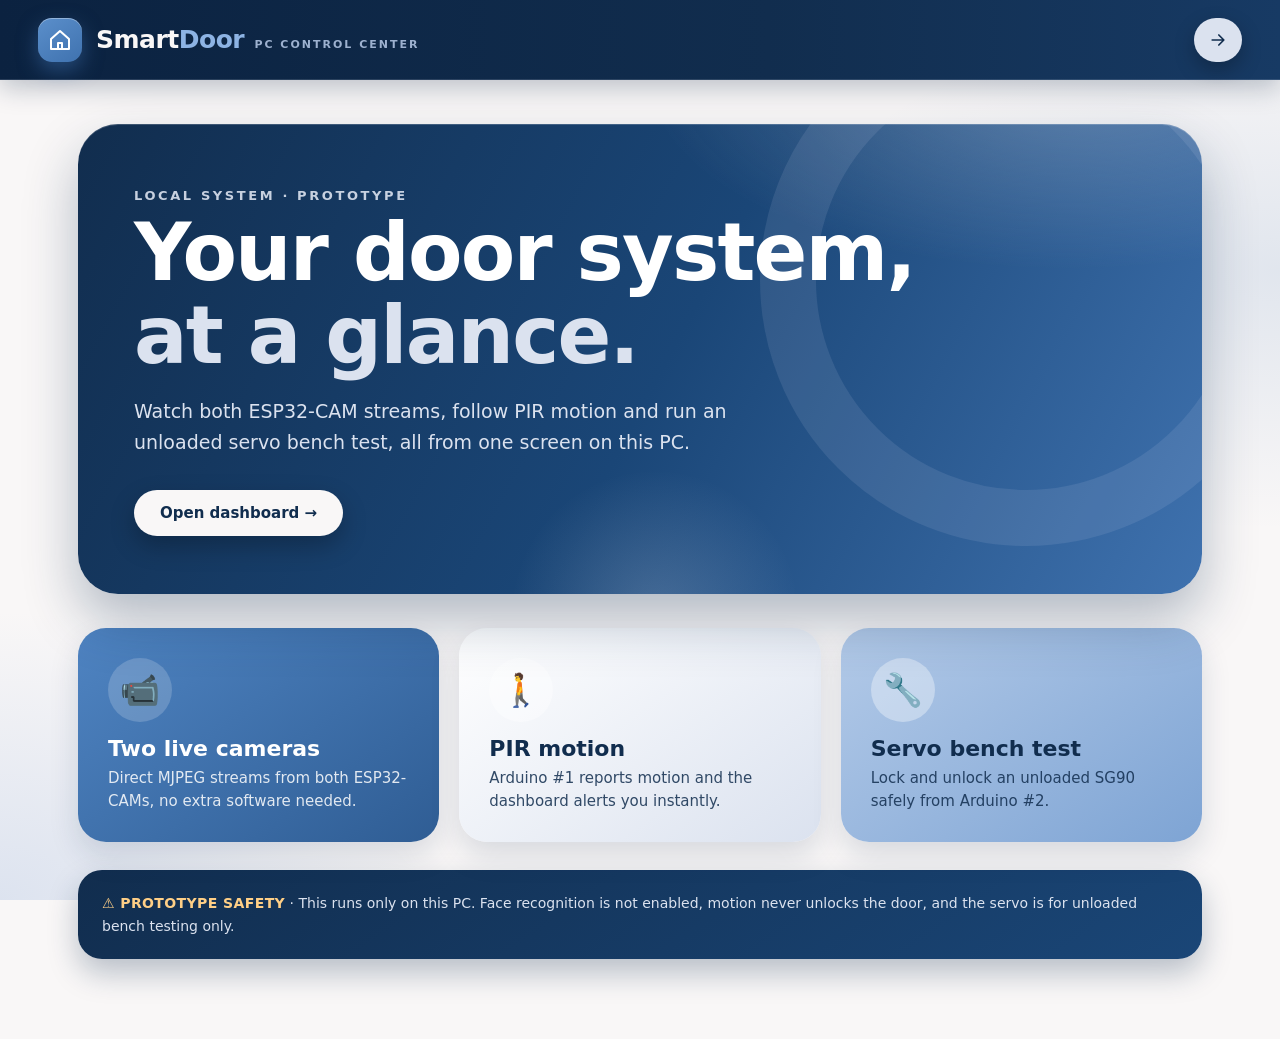
<file: index.html>
<!doctype html>
<html lang="en" data-theme="light">
<head>
<meta charset="utf-8">
<meta name="viewport" content="width=device-width,initial-scale=1">
<meta name="theme-color" content="#112D4E">
<title>SmartDoor Control Center</title>
<link rel="stylesheet" href="styles.css">
</head>
<body>
<header class="topbar">
  <a class="brand" href="index.html"><span class="logo"><svg class="ic" style="width:24px;height:24px" viewBox="0 0 24 24"><path d="M3 11l9-8 9 8v10H3z"/><path d="M10 21v-6h4v6"/></svg></span><span>Smart<b>Door</b> <small>PC CONTROL CENTER</small></span></a>
  <div class="sp"></div>
  <a class="cta" href="dashboard.html"><span>Open dashboard</span><svg class="ic" viewBox="0 0 24 24"><path d="M5 12h14M13 6l6 6-6 6"/></svg></a>
</header>
<main class="hero">
  <div class="banner">
    <div class="eyebrow">Local system · prototype</div>
    <h1>Your door system,<br><em>at a glance.</em></h1>
    <p class="lead">Watch both ESP32-CAM streams, follow PIR motion and run an unloaded servo bench test, all from one screen on this PC.</p>
    <div class="acts"><a class="btn light" href="dashboard.html">Open dashboard →</a></div>
  </div>
  <div class="feat">
    <div class="fcard f1"><div class="ti">📹</div><h3>Two live cameras</h3><p>Direct MJPEG streams from both ESP32-CAMs, no extra software needed.</p></div>
    <div class="fcard f2"><div class="ti">🚶</div><h3>PIR motion</h3><p>Arduino #1 reports motion and the dashboard alerts you instantly.</p></div>
    <div class="fcard f3"><div class="ti">🔧</div><h3>Servo bench test</h3><p>Lock and unlock an unloaded SG90 safely from Arduino #2.</p></div>
  </div>
  <div class="notice"><b>⚠ PROTOTYPE SAFETY</b> · This runs only on this PC. Face recognition is not enabled, motion never unlocks the door, and the servo is for unloaded bench testing only.</div>
</main>
<script>try{document.documentElement.dataset.theme=localStorage.getItem('sdpc.theme2')||'light'}catch(e){}</script>
</body>
</html>
</file>
<file: styles.css>
/* SmartDoor PC Control Center — blue palette theme.
   Palette: #F9F7F7 · #DBE2EF · #3F72AF · #112D4E   (Color Hunt)
   Light page + navy/blue feature sections. Dependency-free: no CDN, fonts or images. */
:root{
  --bg:#F9F7F7; --panel:#ffffff; --panel2:#f1f5fb; --line:rgba(17,45,78,.12);
  --text:#112D4E; --soft:#3a5274; --muted:#5d7192; --glass:rgba(17,45,78,.05);
  --accent:#3F72AF; --accent-d:#2f5d94; --accent-soft:#DBE2EF; --navy:#112D4E; --accent-text:#3F72AF;
  --ok:#2a9d6f; --warn:#d98a1a; --danger:#d64550; --shadow:0 16px 38px rgba(17,45,78,.10);
}
[data-theme=dark]{
  --bg:#0a1d34; --panel:#112D4E; --panel2:#17375e; --line:rgba(219,226,239,.14);
  --text:#F9F7F7; --soft:#DBE2EF; --muted:#9db1cf; --glass:rgba(219,226,239,.07);
  --accent:#3F72AF; --accent-d:#5486c4; --accent-soft:#1d4373; --navy:#DBE2EF; --accent-text:#8db3e3;
  --ok:#5fd3a0; --warn:#ffb84a; --danger:#ff7a80; --shadow:0 22px 48px rgba(0,0,0,.35);
}
*{box-sizing:border-box;margin:0;padding:0}
body{font-family:"Plus Jakarta Sans",Inter,ui-sans-serif,system-ui,"Segoe UI",Arial,sans-serif;color:var(--text);min-height:100vh;
background:radial-gradient(800px 420px at 100% 30%,rgba(63,114,175,.13),transparent 62%),radial-gradient(700px 480px at 0 100%,rgba(219,226,239,.95),transparent 60%),var(--bg);background-attachment:fixed}
[data-theme=dark] body{background:radial-gradient(800px 420px at 100% 30%,rgba(63,114,175,.22),transparent 62%),var(--bg)}
button,input,select{font:inherit}button{cursor:pointer;border:0;color:inherit;background:none}button:disabled{opacity:.4;cursor:not-allowed}[hidden]{display:none!important}
a{color:inherit;text-decoration:none}
.ic{width:20px;height:20px;fill:none;stroke:currentColor;stroke-width:2;stroke-linecap:round;stroke-linejoin:round;flex:none}

/* ---------- navy top bar ---------- */
.topbar{height:80px;display:flex;align-items:center;gap:18px;padding:0 38px;position:sticky;top:0;z-index:20;color:#F9F7F7;
background:linear-gradient(90deg,#0b2240,#112D4E 60%,#173a64);border-bottom:1px solid rgba(219,226,239,.14);box-shadow:0 8px 24px rgba(11,34,64,.25)}
.brand{display:flex;align-items:center;gap:14px;font-size:25px;font-weight:700;letter-spacing:-.5px;white-space:nowrap}.brand b{color:#8db3e3}.brand small{font-size:11px;letter-spacing:2px;color:#9db1cf;font-weight:700;margin-left:2px}
.logo{width:44px;height:44px;border-radius:14px;background:linear-gradient(145deg,#5b8fcb,#3F72AF);display:grid;place-items:center;color:#fff;box-shadow:0 8px 20px rgba(63,114,175,.5),inset 0 1px rgba(255,255,255,.35)}
.tabs{display:flex;gap:4px;padding:5px;border-radius:999px;background:rgba(219,226,239,.09);border:1px solid rgba(219,226,239,.16)}
.tab{display:flex;align-items:center;gap:9px;padding:10px 22px;border-radius:999px;color:#DBE2EF;font-size:15px;font-weight:600;transition:.2s}
.tab:hover{background:rgba(219,226,239,.12)}.tab.on{background:#F9F7F7;color:#112D4E;box-shadow:0 6px 16px rgba(0,0,0,.25)}
.sp{flex:1}
.clock{display:flex;flex-direction:column;align-items:flex-end;line-height:1.15;padding-right:6px;white-space:nowrap}.clock b{font-size:20px;font-weight:800;letter-spacing:-.4px;font-variant-numeric:tabular-nums}.clock small{font-size:12px;font-weight:600;color:#9db1cf}
.search{position:relative;display:flex;align-items:center;gap:12px;flex:1;min-width:250px;max-width:360px;padding:11px 18px;border-radius:999px;background:rgba(219,226,239,.1);border:1px solid rgba(219,226,239,.2);color:#9db1cf;font-size:14px}
.search:focus-within{border-color:#8db3e3;box-shadow:0 0 0 4px rgba(141,179,227,.2)}.search input{flex:1;min-width:0;background:none;border:0;outline:0;color:#F9F7F7}.search input::placeholder{color:#9db1cf}
.kbd{font-family:ui-monospace,Consolas,monospace;font-size:11px;padding:3px 8px;border-radius:8px;border:1px solid rgba(219,226,239,.25);background:rgba(219,226,239,.08)}
.cmds{position:absolute;top:calc(100% + 10px);left:0;right:0;background:var(--panel);color:var(--text);border:1px solid var(--line);border-radius:20px;padding:8px;box-shadow:var(--shadow)}
.cmd{display:flex;justify-content:space-between;gap:10px;width:100%;padding:11px 14px;border-radius:12px;font-size:14px;font-weight:600;text-align:left}.cmd small{color:var(--muted);font-weight:500}.cmd.sel,.cmd:hover{background:var(--accent-soft)}
.round{position:relative;width:44px;height:44px;border-radius:50%;display:grid;place-items:center;border:1px solid rgba(219,226,239,.22);background:rgba(219,226,239,.09);color:#DBE2EF;transition:.2s}.round:hover{background:rgba(219,226,239,.2);color:#fff}.round.sm{width:38px;height:38px;border-color:var(--line);background:var(--panel);color:var(--soft)}.round.sm:hover{background:var(--accent-soft);color:var(--text)}
.badge{position:absolute;top:-4px;right:-4px;min-width:20px;height:20px;border-radius:10px;background:var(--danger);color:#fff;font-size:11px;font-weight:800;display:grid;place-items:center;padding:0 5px}
.cta{display:flex;align-items:center;gap:9px;padding:12px 22px;border-radius:999px;background:#DBE2EF;color:#112D4E;font-weight:700;font-size:15px;box-shadow:0 8px 20px rgba(0,0,0,.25);transition:.2s}.cta:hover{transform:translateY(-2px);background:#fff}
.avatar{width:44px;height:44px;border-radius:50%;background:linear-gradient(145deg,#5b8fcb,#3F72AF);color:#fff;font-weight:800;display:grid;place-items:center;font-size:18px;border:2px solid rgba(219,226,239,.6)}

/* ---------- layout ---------- */
main{max-width:1480px;margin:0 auto;padding:30px 44px 70px}
.view{display:none}.view.on{display:block;animation:rise .4s ease}@keyframes rise{from{opacity:0;transform:translateY(10px)}to{opacity:1;transform:none}}
.eyebrow{font-size:13px;font-weight:800;letter-spacing:2.6px;text-transform:uppercase;color:var(--accent-text);margin-bottom:8px}
.grid{display:grid;grid-template-columns:minmax(0,1.9fr) minmax(320px,1fr);gap:26px;align-items:start}
.two{display:grid;grid-template-columns:1fr 1fr;gap:26px;align-items:start}
.card{background:var(--panel);border:1px solid var(--line);border-radius:28px;box-shadow:var(--shadow);transition:box-shadow .25s,transform .25s}
.panel{padding:28px}.ph{display:flex;align-items:center;justify-content:space-between;gap:12px;margin-bottom:16px;flex-wrap:wrap}.ph h3{font-size:21px;font-weight:800;letter-spacing:-.3px;display:flex;align-items:center;gap:12px}.ph small{font-size:14px;font-weight:600;color:var(--muted);margin-left:8px;letter-spacing:0}

/* ---------- hero banner (the wow part) ---------- */
.banner{position:relative;overflow:hidden;isolation:isolate;border-radius:34px;padding:38px 42px 34px;margin-bottom:28px;color:#fff;
background:radial-gradient(700px 320px at 88% -10%,rgba(219,226,239,.30),transparent 60%),linear-gradient(118deg,#112D4E 0%,#1a4677 52%,#3F72AF 100%);
box-shadow:0 26px 54px rgba(17,45,78,.30),inset 0 1px rgba(255,255,255,.18)}
.banner:before{content:"";position:absolute;z-index:-1;right:-90px;top:-110px;width:420px;height:420px;border-radius:50%;border:56px solid rgba(219,226,239,.10);animation:drift 14s ease-in-out infinite}
.banner:after{content:"";position:absolute;z-index:-1;left:38%;bottom:-170px;width:300px;height:300px;border-radius:50%;background:radial-gradient(circle,rgba(219,226,239,.20),transparent 68%)}
@keyframes drift{50%{transform:translate(-22px,16px) scale(1.05)}}
.banner .eyebrow{color:#DBE2EF;opacity:.9}
.banner h1{font-size:clamp(34px,4.4vw,56px);font-weight:800;letter-spacing:-1.8px;line-height:1.05;color:#fff}h1 em{font-style:normal;color:var(--accent-text)}.banner h1 em{color:#DBE2EF}
.banner .sub{margin-top:12px;color:#DBE2EF;font-size:17px;line-height:1.55;max-width:560px;opacity:.92}
.bhead{display:flex;align-items:flex-end;justify-content:space-between;gap:20px;flex-wrap:wrap}
.stats{display:grid;grid-template-columns:repeat(4,1fr);gap:14px;margin-top:28px}
.stat{padding:16px 20px;border-radius:20px;background:rgba(219,226,239,.13);border:1px solid rgba(219,226,239,.24);backdrop-filter:blur(8px);transition:.25s}.stat:hover{background:rgba(219,226,239,.2);transform:translateY(-2px)}
.stat small{display:block;font-size:11px;font-weight:800;letter-spacing:2px;text-transform:uppercase;color:#DBE2EF;opacity:.85;margin-bottom:6px}
.stat b{display:flex;align-items:center;gap:10px;font-size:24px;font-weight:800;letter-spacing:-.5px;color:#fff;white-space:nowrap}.stat b #srvText,.stat b #motion{font-size:19px}
.dot{width:10px;height:10px;border-radius:50%;background:#9db1cf;flex:none}.dot.on{background:#5fd3a0;box-shadow:0 0 10px #5fd3a0}.dot.warn{background:#ffb84a;box-shadow:0 0 10px #ffb84a}.dot.off{background:#ff7a80;box-shadow:0 0 10px #ff7a80}
.banner .btn.ghost,.banner .chip{background:rgba(219,226,239,.14);border:1px solid rgba(219,226,239,.3);color:#fff}.banner .btn.ghost:hover:not(:disabled){background:rgba(219,226,239,.26)}.banner .chip.on{background:#F9F7F7;color:#112D4E;border-color:transparent}

/* ---------- buttons ---------- */
.btn{display:inline-flex;align-items:center;justify-content:center;gap:10px;padding:14px 26px;border-radius:999px;font-size:15px;font-weight:700;transition:.2s;white-space:nowrap}.btn:hover:not(:disabled){transform:translateY(-2px)}
.btn.primary{background:linear-gradient(145deg,#4f84c2,#3F72AF);color:#fff;box-shadow:0 10px 22px rgba(63,114,175,.38),inset 0 1px rgba(255,255,255,.3)}.btn.primary:hover:not(:disabled){background:linear-gradient(145deg,#4a7db9,#2f5d94)}
.btn.ghost{background:var(--panel);border:1px solid var(--line);color:var(--text);padding:12px 20px}.btn.ghost:hover:not(:disabled){background:var(--accent-soft)}.btn.sm{padding:10px 18px;font-size:14px}

/* ---------- camera cards ---------- */
.cams{display:grid;grid-template-columns:1fr 1fr;gap:22px}
.camcard{padding:14px}.camcard:hover{box-shadow:0 22px 46px rgba(17,45,78,.16);transform:translateY(-3px)}
.camhead{display:flex;justify-content:space-between;align-items:center;gap:10px;padding:8px 10px 14px}.camhead h3{font-size:19px;font-weight:800;letter-spacing:-.3px}.camhead small{display:block;font-size:11px;font-weight:800;letter-spacing:2px;color:var(--accent-text);text-transform:uppercase;margin-bottom:3px}
.stage{position:relative;border-radius:22px;min-height:290px;overflow:hidden;display:grid;place-items:center;color:#DBE2EF;
background:radial-gradient(circle at 1px 1px,rgba(219,226,239,.16) 1px,transparent 0) 0 0/22px 22px,radial-gradient(420px 260px at 50% 40%,rgba(63,114,175,.45),transparent 70%),linear-gradient(160deg,#17375e,#0b2240);box-shadow:inset 0 0 0 1px rgba(219,226,239,.12)}
.stage img{position:absolute;inset:0;width:100%;height:100%;object-fit:contain;background:#050d18}
.empty{text-align:center;padding:26px}.eicon{width:88px;height:88px;margin:0 auto 14px;border-radius:50%;display:grid;place-items:center;font-size:40px;background:rgba(63,114,175,.35);border:1px solid rgba(219,226,239,.28);box-shadow:0 0 0 10px rgba(63,114,175,.14),0 0 40px rgba(63,114,175,.5)}.empty h4{font-size:20px;font-weight:800;margin-bottom:6px;color:#fff}.empty p{color:#DBE2EF;opacity:.85;font-size:14px;line-height:1.5}
.livebadge{position:absolute;top:12px;left:12px;z-index:2;display:flex;align-items:center;gap:8px;padding:7px 14px;border-radius:999px;background:rgba(17,45,78,.85);color:#fff;font:800 11px ui-monospace,Consolas,monospace;letter-spacing:1.4px;backdrop-filter:blur(8px)}
.livebadge .dot{animation:pulse 1.4s infinite}@keyframes pulse{50%{opacity:.25}}
.stagebtns{position:absolute;top:10px;right:10px;z-index:2;display:flex;gap:8px}
.mini{width:36px;height:36px;border-radius:50%;display:grid;place-items:center;background:rgba(17,45,78,.85);color:#fff;font-size:16px;line-height:1;backdrop-filter:blur(8px);transition:.2s}.mini:hover{background:var(--accent)}
.camrow{display:flex;gap:10px;padding:14px 6px 4px}.camrow input{flex:1;min-width:0;padding:12px 18px;border-radius:999px;background:var(--panel2);border:1px solid var(--line);color:var(--text);font:12px ui-monospace,Consolas,monospace}.camrow input:focus,.field select:focus{outline:0;border-color:var(--accent);box-shadow:0 0 0 4px rgba(63,114,175,.18)}
.state{font-size:11px;font-weight:800;letter-spacing:1.2px;color:var(--muted);padding:6px 14px;border-radius:999px;background:var(--glass);border:1px solid var(--line);white-space:nowrap}.state.online{color:var(--ok);background:rgba(42,157,111,.1);border-color:rgba(42,157,111,.35)}.state.error{color:var(--danger);background:rgba(214,69,80,.08);border-color:rgba(214,69,80,.35)}.state.connecting{color:var(--warn)}

/* ---------- side column ---------- */
.side{display:flex;flex-direction:column;gap:22px}.tt{font-size:18px;font-weight:800;margin-bottom:8px}.tb{color:var(--soft);font-size:16px;line-height:1.6}
.tips{background:linear-gradient(150deg,#ffffff,#DBE2EF)}[data-theme=dark] .tips{background:linear-gradient(150deg,#112D4E,#17375e)}
.bulb{width:38px;height:38px;border-radius:12px;display:grid;place-items:center;background:var(--accent);color:#fff;box-shadow:0 6px 14px rgba(63,114,175,.4)}
.tiles{display:grid;grid-template-columns:repeat(3,1fr);gap:12px}
.tile{position:relative;overflow:hidden;display:flex;flex-direction:column;align-items:center;text-align:center;gap:5px;padding:18px 8px 15px;border-radius:22px;color:#112D4E;transition:.22s;min-height:154px;box-shadow:inset 0 1px rgba(255,255,255,.4),0 8px 18px rgba(17,45,78,.14)}
.tile:hover:not(:disabled){transform:translateY(-5px);box-shadow:0 18px 30px rgba(17,45,78,.28)}
.tile .ti{width:56px;height:56px;border-radius:50%;display:grid;place-items:center;font-size:28px;background:rgba(255,255,255,.32);margin-bottom:4px}.tile b{font-size:16px;font-weight:800}.tile small{font-size:12px;line-height:1.3;opacity:.8}.tile.act{outline:3px solid #F9F7F7;outline-offset:-3px;box-shadow:0 0 0 3px var(--accent)}
.t1{background:linear-gradient(145deg,#4f84c2,#2f5d94);color:#fff}.t2{background:linear-gradient(145deg,#ffffff,#DBE2EF);border:1px solid rgba(17,45,78,.1)}.t3{background:linear-gradient(145deg,#b3cae8,#7ea4d4)}
.t4{background:linear-gradient(145deg,#1d4373,#112D4E);color:#F9F7F7}.t5{background:linear-gradient(145deg,#DBE2EF,#b3c7e3)}.t6{background:linear-gradient(145deg,#3F72AF,#112D4E);color:#fff}
.t1 .ti,.t4 .ti,.t6 .ti{background:rgba(255,255,255,.16)}
.notice{padding:22px 24px;border-radius:24px;background:linear-gradient(145deg,#112D4E,#1a4677);color:#DBE2EF;font-size:14px;line-height:1.6;box-shadow:0 14px 30px rgba(17,45,78,.28)}.notice b{color:#ffcf86;letter-spacing:.4px}.notice strong{display:block;margin-top:8px;color:#fff}

/* ---------- hardware ---------- */
.field{display:flex;gap:10px;margin:6px 0 14px}.field select{flex:1;min-width:0;padding:12px 18px;border-radius:999px;background:var(--panel2);border:1px solid var(--line);color:var(--text)}
.readout{display:flex;align-items:center;gap:18px;padding:20px 22px;border-radius:22px;margin-top:6px;color:#fff;background:linear-gradient(135deg,#112D4E,#2c5f98);box-shadow:inset 0 1px rgba(255,255,255,.2),0 12px 24px rgba(17,45,78,.25);transition:.3s}
.readout .ri{width:58px;height:58px;border-radius:50%;display:grid;place-items:center;font-size:30px;background:rgba(219,226,239,.18)}.readout small{display:block;font-size:11px;font-weight:800;letter-spacing:2px;color:#DBE2EF;text-transform:uppercase;opacity:.85}.readout b{font-size:26px;font-weight:800;letter-spacing:-.5px}.readout .sub{font-size:12px;font-weight:600;color:#DBE2EF;margin-top:2px;opacity:.85}
.readout.alert{background:linear-gradient(135deg,#7a3a14,#d98a1a);animation:glow 1.6s infinite}@keyframes glow{50%{box-shadow:0 0 0 8px rgba(217,138,26,.22),0 12px 24px rgba(17,45,78,.25)}}
.servo{display:grid;grid-template-columns:1fr 1fr;gap:12px;margin-top:6px}
.wide{margin-top:26px}.faceinfo{display:flex;align-items:center;gap:18px;flex-wrap:wrap}.faceinfo .ri{width:58px;height:58px;border-radius:50%;display:grid;place-items:center;font-size:28px;background:var(--accent-soft)}.faceinfo p{flex:1;min-width:220px;color:var(--soft);font-size:15px;line-height:1.6}

/* ---------- events ---------- */
.chips{display:flex;gap:8px;align-items:center;flex-wrap:wrap}.chip{padding:8px 16px;border-radius:999px;border:1px solid var(--line);background:var(--panel);font-size:13px;font-weight:700;color:var(--soft)}.chip.on{background:var(--accent);color:#fff;border-color:transparent}
.log{max-height:560px;overflow:auto;display:flex;flex-direction:column;gap:8px}
.ev{display:grid;grid-template-columns:78px 74px 1fr;gap:12px;align-items:center;padding:12px 16px;border-radius:14px;background:var(--panel2);border:1px solid var(--line);border-left:4px solid var(--accent-soft);font-size:14px;transition:.2s}.ev:hover{transform:translateX(3px)}
.ev time{font:12px ui-monospace,Consolas,monospace;color:var(--muted)}.ev .tag{font-size:11px;font-weight:800;letter-spacing:1.4px;text-align:center;padding:4px 0;border-radius:999px;background:var(--glass);color:var(--soft)}.ev .tag.PIR{background:var(--accent);color:#fff}.ev .tag.SERVO{background:var(--navy);color:var(--bg)}.ev.motion{border-left-color:var(--warn);background:rgba(217,138,26,.09)}.emptyrow{color:var(--muted);text-align:center;padding:30px 0}

/* ---------- modal + toast ---------- */
.modal{position:fixed;inset:0;z-index:60;display:grid;place-items:center;background:rgba(10,29,52,.62);backdrop-filter:blur(6px);padding:20px}.modal .box{max-width:460px;padding:30px}.modal h3{font-size:24px;font-weight:800;margin-bottom:10px}.modal p{color:var(--soft);line-height:1.6;margin-bottom:22px}.modal .acts{display:flex;gap:10px;justify-content:flex-end}
.toast{position:fixed;bottom:26px;left:50%;transform:translate(-50%,20px);opacity:0;pointer-events:none;padding:14px 22px;border-radius:999px;background:#112D4E;color:#F9F7F7;font-weight:700;box-shadow:0 20px 40px rgba(17,45,78,.35);transition:.2s;z-index:80;max-width:90vw;text-align:center}.toast.show{opacity:1;transform:translate(-50%,0)}

/* ---------- landing ---------- */
.hero{max-width:1180px;margin:0 auto;padding:44px 28px 80px}.hero .banner{padding:64px 56px 58px;border-radius:40px}.hero h1{font-size:clamp(40px,6.2vw,80px);margin-bottom:18px}.lead{color:#DBE2EF;font-size:19px;line-height:1.65;max-width:600px;margin:6px 0 32px}.hero .acts{display:flex;gap:14px;flex-wrap:wrap}.btn.light{background:#F9F7F7;color:#112D4E;box-shadow:0 10px 24px rgba(0,0,0,.25)}
.feat{display:grid;grid-template-columns:repeat(3,1fr);gap:20px;margin:34px 0 28px}.fcard{border-radius:28px;padding:30px;color:#112D4E;box-shadow:0 14px 30px rgba(17,45,78,.14);transition:.25s}.fcard:hover{transform:translateY(-6px)}.fcard .ti{width:64px;height:64px;border-radius:50%;display:grid;place-items:center;font-size:32px;background:rgba(255,255,255,.35)}.fcard h3{font-size:22px;font-weight:800;margin:14px 0 6px}.fcard p{font-size:15px;line-height:1.5;opacity:.85}
.f1{background:linear-gradient(145deg,#4f84c2,#2f5d94);color:#fff}.f1 .ti{background:rgba(255,255,255,.18)}.f2{background:linear-gradient(145deg,#ffffff,#DBE2EF)}.f3{background:linear-gradient(145deg,#b3cae8,#7ea4d4)}

@media(max-width:1380px){.clock{display:none}}
@media(max-width:1300px){.search{display:none}.cta span{display:none}.cta{padding:12px 14px}}
@media(max-width:1100px){.grid,.two{grid-template-columns:1fr}.stats{grid-template-columns:repeat(2,1fr)}}
@media(max-width:820px){.cams,.feat{grid-template-columns:1fr}}
@media(max-width:760px){.topbar{height:auto;flex-wrap:wrap;padding:12px 16px;gap:10px}.brand{font-size:21px}.brand small{display:none}.tabs{order:5;width:100%}.tab{flex:1;justify-content:center;padding:10px 12px}main{padding:20px 14px 60px}.banner{padding:26px 22px}.tiles{grid-template-columns:repeat(2,1fr)}.servo,.ev{grid-template-columns:1fr}.hero{padding:24px 14px}.hero .banner{padding:34px 24px}}
</file>
